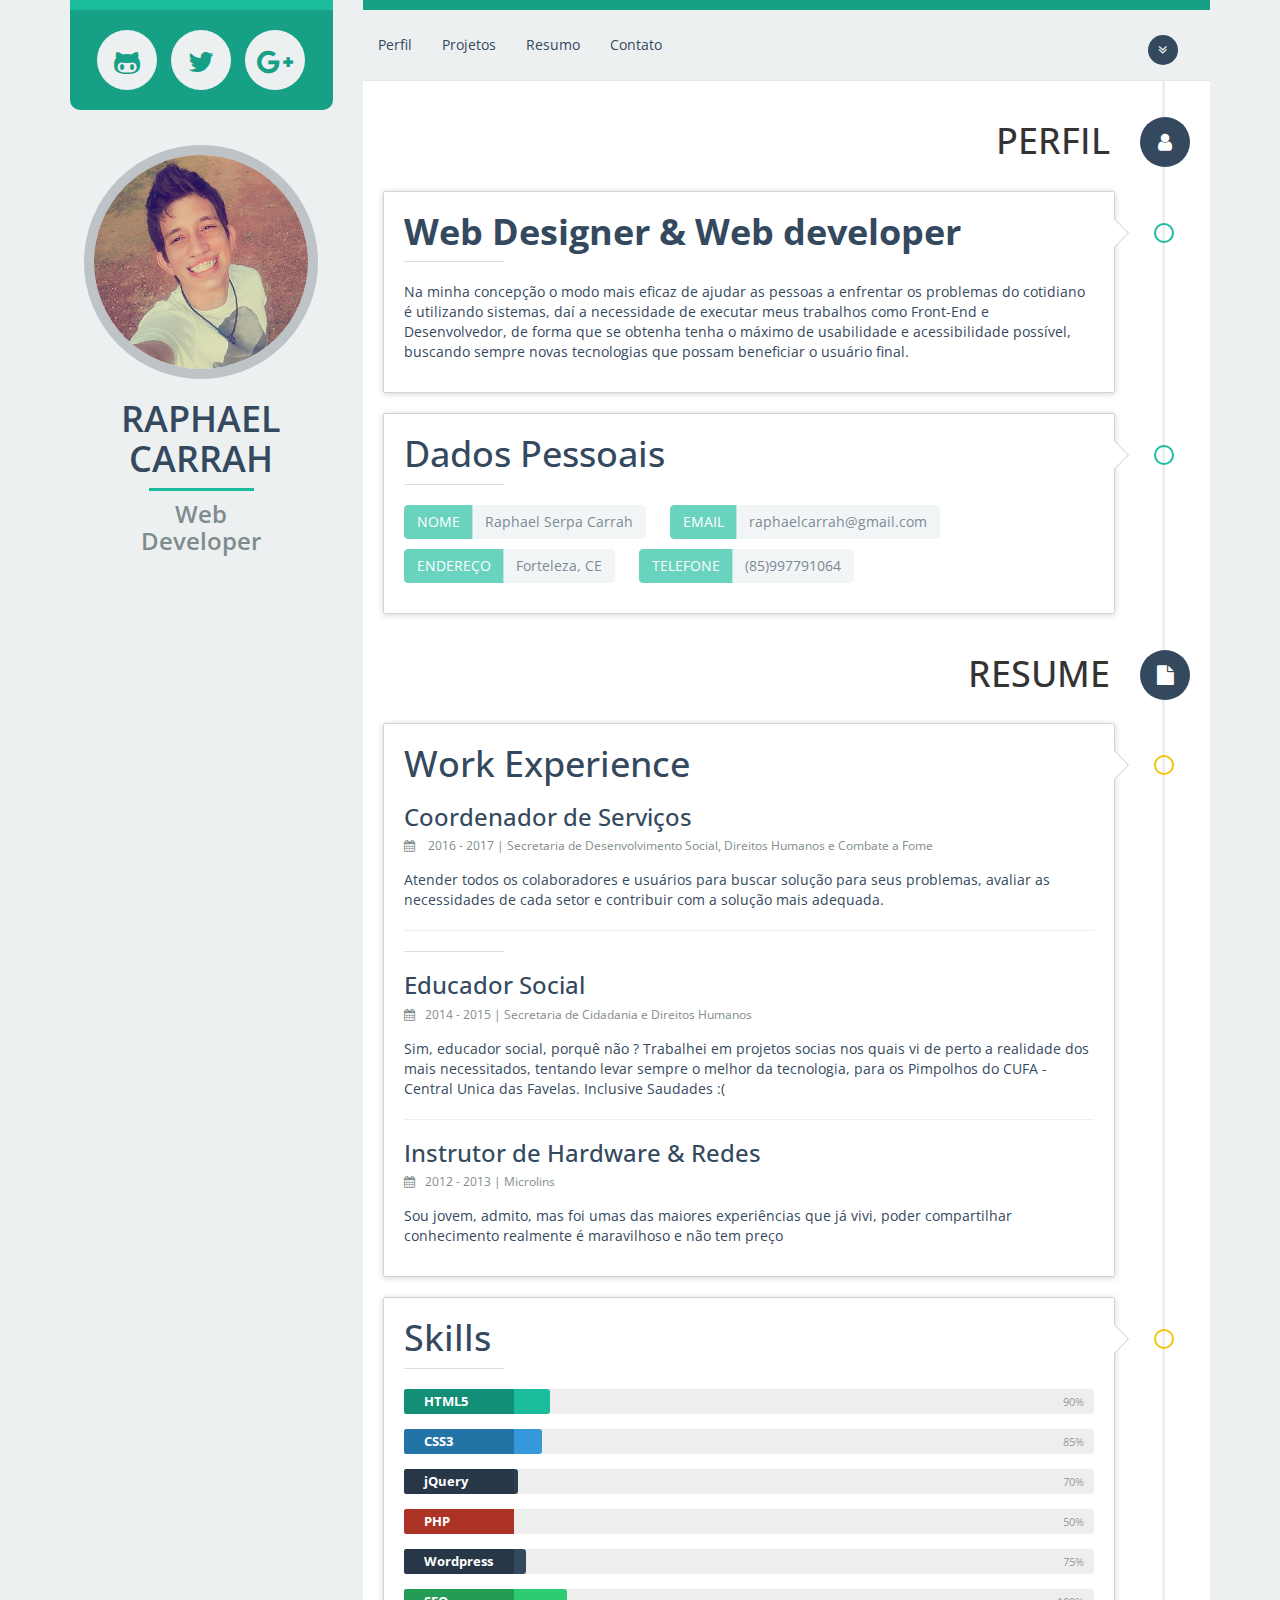
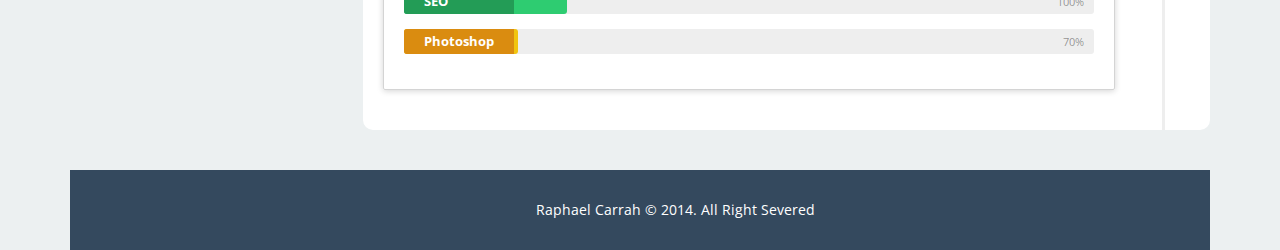
<file: index.html>
<!DOCTYPE html>
<html lang="en">
<head>
	<meta charset="utf-8">
    <meta http-equiv="X-UA-Compatible" content="IE=edge">
    <meta name="viewport" content="width=device-width, initial-scale=1">
	<title>Raphael Carrah</title>
	<meta name="description" content="">
    <meta name="author" content="">
	<link rel="stylesheet" type="text/css" href="css/style.css">

</head>
<body id="page-top">

	
	<div class="container" id="main">
		<div class="row">
			<div class="col-lg-3 col-md-3 col-sm-4 col-xs-12">
				<div id="sidebar">
					<div class="sosmed">
						<div class="text-center">
							<a href="https://github.com/RaphaelCarrah"><i class="fa fa-github-alt fa-2x" data-toggle="tooltip" data-placement="top" title="Github"></i></a>
							<a href="https://twitter.com/Raphael_Carrah"><i class="fa fa-twitter fa-2x" data-toggle="tooltip" data-placement="top" title="Twitter"></i></a>
							<a href="https://plus.google.com/u/0/106949101959635586152"><i class="fa fa-google-plus fa-2x" data-toggle="tooltip" data-placement="top" title="Google Plus"></i></a>
						</div>
					</div>
					<div class="user">
						<div class="text-center">
							<img src="img/user/user.jpg" class="img-circle">
						</div>
						<div class="user-head">
							<h1>RAPHAEL CARRAH</h1>
							<div class="hr-center"></div>
							<h5>Web <br>Developer</h5>
						</div>
					</div>
					
				</div>
			</div>
			<div class="col-lg-9 col-md-9 col-sm-8 col-xs-12" >
				<div id="content">
					<!-- start:navbar -->
					<nav class="navbar navbar-default navbar-static-top" role="navigation">
						<div class="navbar-header page-scroll">
							<button type="button" class="navbar-toggle" data-toggle="collapse" data-target=".navbar-ex1-collapse">
								<span class="sr-only">Toggle navigation</span>
								<span class="icon-bar"></span>
								<span class="icon-bar"></span>
								<span class="icon-bar"></span>
							</button>
						</div>
						<div class="collapse navbar-collapse navbar-ex1-collapse">
							<ul class="nav navbar-nav navbar-left">
								<li class="page-scroll"><a href="#id-profile">Perfil</a></li>
								<li class="page-scroll"><a href="#id-work"> Projetos</a></li>
								<li class="page-scroll"><a href="#id-resume">Resumo</a></li>
								<li class="page-scroll"><a href="#id-contact">Contato</a></li>
							</ul>
							<ul class="nav navbar-nav navbar-right">
								<li class="page-scroll"><a href="#id-work">
									<i class="fa fa-angle-double-down"></i>
								</a></li>
							</ul>
						</div>
					</nav>
					<!-- end:navbar -->

					<!-- start:main content -->
					<div class="main-content">
						<ul class="timeline">
							<!-- start:profile -->
							<li id="id-profile">
								<div class="timeline-badge default"><i class="fa fa-user"></i></div>
								<h1 class="timeline-head">PERFIL</h1>
							</li>
					        <li id="profile">
					          	<div class="timeline-badge primary"></div>
					          	<div class="timeline-panel">
					          		<h1><strong>Web Designer & Web developer</strong></h1>
					          		
					          		<div class="hr-left"></div>
					          		
					          		<p>Na minha concepção o modo mais eficaz de ajudar as pessoas a enfrentar os problemas do cotidiano é utilizando sistemas, daí a necessidade de executar meus trabalhos como Front-End e Desenvolvedor, de forma que se obtenha tenha o máximo de usabilidade e acessibilidade possível, buscando sempre novas tecnologias que possam beneficiar o usuário final.</p>
					          	</div>
					        </li>
					        <li id="personal-info">
					          	<div class="timeline-badge primary"></div>
					          	<div class="timeline-panel">
					          		<h1>Dados Pessoais </h1>
					          		<div class="hr-left"></div>

					          		<div class="btn-group">
									  	<button type="button" disabled class="btn btn-primary">NOME</button>
									  	<button type="button" disabled class="btn btn-default">Raphael Serpa Carrah</button>
									</div>
								
									<div class="btn-group">
									  	<button type="button" disabled class="btn btn-primary">EMAIL</button>
									  	<button type="button" disabled class="btn btn-default">raphaelcarrah@gmail.com</button>
									</div>
									<div class="btn-group">
									  	<button type="button" disabled class="btn btn-primary">ENDEREÇO</button>
									  	<button type="button" disabled class="btn btn-default">Forteleza, CE</button>
									</div>
									<div class="btn-group">
									  	<button type="button" disabled class="btn btn-primary">TELEFONE</button>
									  	<button type="button" disabled class="btn btn-default">(85)997791064</button>
									</div>
								
					          	</div>
					        </li>
		


					        <li id="id-resume">
					        	<div class="timeline-badge default"><i class="fa fa-file"></i></div>
					        	<h1 class="timeline-head">RESUME</h1>
					        </li>
					        <li id="resume">
					          	<div class="timeline-badge warning"></div>
					          	<div class="timeline-panel">
						          	<h1>Work Experience</h1>
						          	<div class="work-experience">
						          		<h3>Coordenador de Serviços</h3>
						          		<small><i class="fa fa-calendar"></i> 2016 - 2017 | Secretaria de Desenvolvimento Social, Direitos Humanos e Combate a Fome</small>
						          		<p>Atender todos os colaboradores e usuários para buscar solução para seus problemas, avaliar as necessidades de cada setor e contribuir com a solução mais adequada. </p>
						          	</div>
						          	<hr>
						          	<div class="hr-left"></div>
						          	<div class="work-experience">
						          		<h3>Educador Social</h3>
						          		<small><i class="fa fa-calendar"></i>2014 - 2015 | Secretaria de Cidadania e Direitos Humanos</small>
						          		<p>Sim, educador social, porquê não ? Trabalhei em projetos socias nos quais vi de perto a realidade dos mais necessitados, tentando levar sempre o melhor da tecnologia, para os Pimpolhos do CUFA -Central Unica das Favelas. Inclusive Saudades :(</p>
						          	</div>
						          	<hr>
						          	<div class="work-experience">
						          		<h3>Instrutor de Hardware & Redes</h3>
						          		<small><i class="fa fa-calendar"></i>2012 - 2013 | Microlins </small>
						          		<p>Sou jovem, admito, mas foi umas das maiores experiências que já vivi, poder compartilhar conhecimento realmente é maravilhoso e não tem preço</p>
						          	</div>
						          
					          	</div>
					        </li>
					        
					        <li>
					          	<div class="timeline-badge warning"></div>
					          	<div class="timeline-panel">
						          	<h1>Skills</h1>
						          	<div class="hr-left"></div>
						          	<div class="skillbar clearfix " data-percent="90%">
										<div class="skillbar-title" style="background: #16a085;"><span>HTML5</span></div>
										<div class="skillbar-bar" style="background: #1abc9c;"></div>
										<div class="skill-bar-percent">90%</div>
									</div> <!-- End Skill Bar -->

									<div class="skillbar clearfix " data-percent="85%">
										<div class="skillbar-title" style="background: #2980b9;"><span>CSS3</span></div>
										<div class="skillbar-bar" style="background: #3498db;"></div>
										<div class="skill-bar-percent">85%</div>
									</div> <!-- End Skill Bar -->

									<div class="skillbar clearfix " data-percent="70%">
										<div class="skillbar-title" style="background: #2c3e50;"><span>jQuery</span></div>
										<div class="skillbar-bar" style="background: #2c3e50;"></div>
										<div class="skill-bar-percent">70%</div>
									</div> <!-- End Skill Bar -->

									<div class="skillbar clearfix " data-percent="50%">
										<div class="skillbar-title" style="background: #c0392b;"><span>PHP</span></div>
										<div class="skillbar-bar" style="background: #e74c3c;"></div>
										<div class="skill-bar-percent">50%</div>
									</div> <!-- End Skill Bar -->

									<div class="skillbar clearfix " data-percent="75%">
										<div class="skillbar-title" style="background: #2c3e50;"><span>Wordpress</span></div>
										<div class="skillbar-bar" style="background: #34495e;"></div>
										<div class="skill-bar-percent">75%</div>
									</div> <!-- End Skill Bar -->

									<div class="skillbar clearfix " data-percent="100%">
										<div class="skillbar-title" style="background: #27ae60;"><span>SEO</span></div>
										<div class="skillbar-bar" style="background: #2ecc71;"></div>
										<div class="skill-bar-percent">100%</div>
									</div> <!-- End Skill Bar -->

									<div class="skillbar clearfix " data-percent="70%">
										<div class="skillbar-title" style="background: #f39c12;"><span>Photoshop</span></div>
										<div class="skillbar-bar" style="background: #f1c40f;"></div>
										<div class="skill-bar-percent">70%</div>
									</div> <!-- End Skill Bar -->
					          	</div>
					        </li>
					        <!-- end:resume -->

					       

					        
					
					<!-- end:main content -->
				</div>
			</div>
		</div>
	</div>
	<!-- end:main -->

	<!-- start:footer -->
	<footer>
		<div class="container">
			<div class="text-center">
				<p>Raphael Carrah &copy; 2014. All Right Severed</p>
			</div>
		</div>
	</footer>
	
	<script src="js/jquery-1.11.1.min.js"></script>
	<script src="js/bootstrap.min.js"></script>
	<script src="js/marinka.js"></script>
	<script src="js/portfolio.jquery.js"></script>
	<script src="js/jquery.easing.min.js"></script>
	<script src="js/scrolling-nav.js"></script>
	<script src="js/jquery.scrollUp.js"></script>
	
		<script>
  (function(i,s,o,g,r,a,m){i['GoogleAnalyticsObject']=r;i[r]=i[r]||function(){
  (i[r].q=i[r].q||[]).push(arguments)},i[r].l=1*new Date();a=s.createElement(o),
  m=s.getElementsByTagName(o)[0];a.async=1;a.src=g;m.parentNode.insertBefore(a,m)
  })(window,document,'script','https://www.google-analytics.com/analytics.js','ga');

  ga('create', 'UA-60175254-1', 'auto');
  ga('send', 'pageview');

	</script>
	
</body>
</html>
</file>
<file: css/style.css>
@import url('bootstrap.min.css');
@import url('font-awesome.min.css');
@import url('portfolio.jquery.css');
@import url(http://fonts.googleapis.com/css?family=Open+Sans:400,300,600,700,800);

/* GENERAL
===========================*/

html, body{
	margin: 0;
	padding: 0;
}

body{
	font-family: "Open Sans", sans-serif;
	font-weight: 400;
	background-color: #ecf0f1;
	scrollbar-face-color: #121212;
}

::-webkit-scrollbar {
	width: 8px;
}

::-webkit-scrollbar-track {
	background-color: #121212;
} 

::-webkit-scrollbar-thumb {
	background-color: #1ccdab;
	-webkit-border-radius: 2px;
	   -moz-border-radius: 2px;
	    -ms-border-radius: 2px;
		 -o-border-radius: 2px;
			border-radius: 2px;
} 

::-webkit-scrollbar-button {
	display: none;
} 

::-webkit-scrollbar-corner {
	background-color: #000000;
}

#scrollUp {
	bottom: 20px;
	right: 20px;
	height: 38px;  /* Height of image */
	width: 38px; /* Width of image */
	background: url(../img/top.png) no-repeat;
}

.btn.btn-default{
	background-color: #ecf0f1;
	color: #34495e;
	border: 1px solid #ecf0f1;
}

.btn.btn-default:hover{
	background-color: #bdc3c7;
	color: #34495e;
	border: 1px solid #bdc3c7;
	transition: all 1s ease;
	-webkit-transition: all 1s ease;
	   -moz-transition: all 1s ease;
	    -ms-transition: all 1s ease;
	     -o-transition: all 1s ease;
}

.btn.btn-primary{
	background-color: #1abc9c;
	color: #fff;
	border: 1px solid #1abc9c;
}

.btn.btn-primary:hover{
	background-color: #16a085;
	color: #fff;
	border: 1px solid #16a085;
	transition: all 1s ease;
	-webkit-transition: all 1s ease;
	   -moz-transition: all 1s ease;
	    -ms-transition: all 1s ease;
	     -o-transition: all 1s ease;
}

.btn.btn-success{
	background-color: #2ecc71;
	color: #fff;
	border: 1px solid #2ecc71;
}

.btn.btn-success:hover{
	background-color: #27ae60;
	color: #fff;
	border: 1px solid #27ae60;
	transition: all 1s ease;
	-webkit-transition: all 1s ease;
	   -moz-transition: all 1s ease;
	    -ms-transition: all 1s ease;
	     -o-transition: all 1s ease;
}

.btn.btn-info{
	background-color: #3498db;
	color: #fff;
	border: 1px solid #3498db;
}

.btn.btn-info:hover{
	background-color: #2980b9;
	color: #fff;
	border: 1px solid #2980b9;
	transition: all 1s ease;
	-webkit-transition: all 1s ease;
	   -moz-transition: all 1s ease;
	    -ms-transition: all 1s ease;
	     -o-transition: all 1s ease;
}

.btn.btn-warning{
	background-color: #f1c40f;
	color: #fff;
	border: 1px solid #f1c40f;
}

.btn.btn-warning:hover{
	background-color: #f39c12;
	color: #fff;
	border: 1px solid #f39c12;
	transition: all 1s ease;
	-webkit-transition: all 1s ease;
	   -moz-transition: all 1s ease;
	    -ms-transition: all 1s ease;
	     -o-transition: all 1s ease;
}

.btn.btn-danger{
	background-color: #e74c3c;
	color: #fff;
	border: 1px solid #e74c3c;
}

.btn.btn-danger{
	background-color: #c0392b;
	color: #fff;
	border: 1px solid #c0392b;
	transition: all 1s ease;
	-webkit-transition: all 1s ease;
	   -moz-transition: all 1s ease;
	    -ms-transition: all 1s ease;
	     -o-transition: all 1s ease;
}

.btn-group{
	margin-right: 20px;
	margin-bottom: 10px;
}

.input-lg{
	margin-bottom: 22px;
}

.form-control{
	border: 1px solid #1abc9c;
}

.form-control:focus{
	border: 1px solid #ecf0f1;
	box-shadow: none;
	-webkit-box-shadow: none;
	   -moz-box-shadow: none;
	    -ms-box-shadow: none;
	     -o-box-shadow: none;
	background-color: #ecf0f1;
	transition: all 1s ease;
	-webkit-transition: all 1s ease;
	   -moz-transition: all 1s ease;
	    -ms-transition: all 1s ease;
	     -o-transition: all 1s ease;
}

/* SIDEBAR
===========================*/

#sidebar{
	border-top: 10px solid #1abc9c;
	margin-bottom: 30px;
}

#sidebar .sosmed{
	background-color: #16a085;
	margin-bottom: 35px;
	padding: 20px;
	color: #ecf0f1;
	border-bottom-right-radius: 10px;
	-webkit-border-bottom-right-radius: 10px;
	   -moz-border-bottom-right-radius: 10px;
	    -ms-border-bottom-right-radius: 10px;
	     -o-border-bottom-right-radius: 10px;
	border-bottom-left-radius: 10px;
	-webkit-border-bottom-left-radius: 10px;
	   -moz-border-bottom-left-radius: 10px;
	    -ms-border-bottom-left-radius: 10px;
	     -o-border-bottom-left-radius: 10px;
}

#sidebar .sosmed a{
	color: #ecf0f1;
	margin-right: 5px;
	margin-left: 5px;
}

#sidebar .sosmed a i.fa{
	background-color: #ecf0f1;
	color: #16a085;
	width: 60px;
	height: 60px;
	border-radius: 100%;
	-webkit-border-radius: 100%;
	   -moz-border-radius: 100%;
	    -ms-border-radius: 100%;
	     -o-border-radius: 100%;
	padding-top: 18px;
}

#sidebar .sosmed a i.fa:hover{
	background-color: #bdc3c7;
	transition: all 1s ease;
	-webkit-transition: all 1s ease;
	   -moz-transition: all 1s ease;
	    -ms-transition: all 1s ease;
	     -o-transition: all 1s ease;
}

#sidebar .user{
	margin-bottom: 30px;
}

#sidebar .user img{
	border: 10px solid #bdc3c7;
}

#sidebar .user .user-head{
	text-align: center;
}

#sidebar .user .user-head h1{
	color: #34495e;
	font-weight: 600;
}

#sidebar .user .user-head h5{
	font-weight: 600;
	color: #7f8c8d;
	font-size: 18pt;
}

#sidebar .user .user-head .hr-center{
	height: 3px;
	background-color: #1abc9c;
	width: 40%;
	display: block;
	margin: 0 auto;
}

#sidebar .link-me{
	margin-top: 30px;
}

#sidebar .link-me i.fa{
	background-color: #1abc9c;
	color: #ecf0f1;
	width: 45px;
	height: 45px;
	padding-top: 13px;
	border-radius: 10px;
	font-size: 14pt;
	-webkit-border-radius: 10px;
	   -moz-border-radius: 10px;
	    -ms-border-radius: 10px;
	     -o-border-radius: 10px;
}

#sidebar .link-me i.fa:hover{
	background-color: #bdc3c7;
	transition: all 1s ease;
	-webkit-transition: all 1s ease;
	   -moz-transition: all 1s ease;
	    -ms-transition: all 1s ease;
	     -o-transition: all 1s ease;
}

#sidebar .link-me .hr-center{
	height: 3px;
	background-color: #34495e;
	margin: 0 auto;
	width: 100px;
	margin-top: 15px;
}

/* CONTENT
===========================*/

#content{
	background-color: #fff;
	border-top: 10px solid #16a085;
	border-bottom-right-radius: 10px;
	-webkit-border-bottom-right-radius: 10px;
	   -moz-border-bottom-right-radius: 10px;
	    -ms-border-bottom-right-radius: 10px;
	     -o-border-bottom-right-radius: 10px;
	border-bottom-left-radius: 10px;
	-webkit-border-bottom-left-radius: 10px;
	   -moz-border-bottom-left-radius: 10px;
	    -ms-border-bottom-left-radius: 10px;
	     -o-border-bottom-left-radius: 10px;
}

#content .navbar{
	margin-bottom: 0;
	background-color: #ecf0f1;
}

#content .navbar-default .navbar-nav > .active > a, 
#content .navbar-default .navbar-nav > .active > a:hover, 
#content .navbar-default .navbar-nav > .active > a:focus{
	border-radius: 6px;
	-webkit-border-radius: 6px;
	   -moz-border-radius: 6px;
	    -ms-border-radius: 6px;
	     -o-border-radius: 6px;
}

#content .navbar-default .navbar-collapse, 
#content .navbar-default .navbar-form{
	margin-top: 10px;
}

#content .navbar-default ul.nav li a{
	color: #34495e;
}

#content .navbar-default ul.nav li a:hover{
	color: #1abc9c;
	transition: all 1s ease;
	-webkit-transition: all 1s ease;
	   -moz-transition: all 1s ease;
	    -ms-transition: all 1s ease;
	     -o-transition: all 1s ease;
}

#content .navbar ul.nav.navbar-right{
	margin-right: 17px !important;
}

#content .navbar ul.nav.navbar-right i.fa{
	background-color: #34495e;
	color: #fff;
	width: 30px;
	padding-top: 8px;
	padding-left: 10px;
	border-radius: 100%;
	-webkit-border-radius: 100%;
	   -moz-border-radius: 100%;
	    -ms-border-radius: 100%;
	     -o-border-radius: 100%;
	height: 30px;
}

#content .main-content{
	padding: 0 20px;
}

.timeline {
  	list-style: none;
  	padding: 20px 0 20px;
  	position: relative;
}

.timeline:before {
  	top: 0;
  	bottom: 0;
  	position: absolute;
  	content: " ";
  	width: 3px;
  	background-color: #eeeeee;
  	right: 25px;
  	margin-left: -1.5px;
}

.timeline > li {
  	margin-bottom: 20px;
  	position: relative;
}

.timeline > li:before,
.timeline > li:after {
  	content: " ";
  	display: table;
}

.timeline > li:after {
  	clear: both;
}

.timeline > li:before,
.timeline > li:after {
  	content: " ";
  	display: table;
}

.timeline > li:after {
  	clear: both;
}

.timeline > li > .timeline-panel {
  	width: calc( 100% - 75px );
  	float: left;
  	color: #34495e;
  	border: 1px solid #d4d4d4;
  	border-radius: 2px;
  	padding: 20px;
  	position: relative;
  	-webkit-box-shadow: 0 1px 6px rgba(0, 0, 0, 0.175);
  	box-shadow: 0 1px 6px rgba(0, 0, 0, 0.175);
}

.timeline > li > .timeline-panel:before {
  	position: absolute;
  	top: 26px;
  	right: -15px;
  	display: inline-block;
  	border-top: 15px solid transparent;
  	border-left: 15px solid #ccc;
  	border-right: 0 solid #ccc;
  	border-bottom: 15px solid transparent;
  	content: " ";
}

.timeline > li > .timeline-panel:after {
  	position: absolute;
  	top: 27px;
  	right: -14px;
  	display: inline-block;
  	border-top: 14px solid transparent;
  	border-left: 14px solid #fff;
  	border-right: 0 solid #fff;
  	border-bottom: 14px solid transparent;
  	content: " ";
}

.timeline > li > .timeline-panel h1{
	margin-top: 0;
}

.timeline > li > .timeline-panel .hr-left{
	height: 1px;
	width: 100px;
	margin-bottom: 20px;
	background-color: #ddd;
}

.timeline .timeline-head{
	text-align: right;
	margin-right: 80px;
	margin-top: 20px;
}

.timeline > li > .timeline-badge {
  	color: #fff;
  	width: 50px;
  	height: 50px;
  	line-height: 50px;
  	font-size: 1.4em;
  	text-align: center;
  	position: absolute;
  	top: 16px;
  	right: 0px;
  	margin-left: -25px;
  	background-color: #999999;
  	z-index: 100;
  	border-top-right-radius: 50%;
  	border-top-left-radius: 50%;
  	border-bottom-right-radius: 50%;
  	border-bottom-left-radius: 50%;
}

.timeline > li.timeline-inverted > .timeline-panel {
  	float: right;
}

.timeline > li.timeline-inverted > .timeline-panel:before {
  	border-left-width: 0;
  	border-right-width: 15px;
  	left: -15px;
  	right: auto;
}

.timeline > li.timeline-inverted > .timeline-panel:after {
  	border-left-width: 0;
  	border-right-width: 14px;
  	left: -14px;
  	right: auto;
}

.timeline-badge.primary {
  	background-color: transparent !important;
  	width: 20px !important;
  	height: 20px !important;
  	right: 16.5px !important;
  	top: 32px !important;
  	border: 2px solid #1abc9c;
}

.timeline-badge.success {
  	background-color: transparent !important;
  	width: 20px !important;
  	height: 20px !important;
  	right: 16.5px !important;
  	top: 32px !important;
  	border: 2px solid #2ecc71;
}

.timeline-badge.warning {
  	background-color: transparent !important;
  	width: 20px !important;
  	height: 20px !important;
  	right: 16.5px !important;
  	top: 32px !important;
  	border: 2px solid #f1c40f;
}

.timeline-badge.danger {
  	background-color: transparent !important;
  	width: 20px !important;
  	height: 20px !important;
  	right: 16.5px !important;
  	top: 32px !important;
  	border: 2px solid #e74c3c;
}

.timeline-badge.info {
  	background-color: transparent !important;
  	width: 20px !important;
  	height: 20px !important;
  	right: 16.5px !important;
  	top: 32px !important;
  	border: 2px solid #3498db;
}

.timeline-badge.default{
	background-color: #34495e !important;
}

.timeline-title {
  	margin-top: 0;
  	color: inherit;
}

.timeline-body > p,
.timeline-body > ul {
  	margin-bottom: 0;
}

.timeline-body > p + p {
  	margin-top: 5px;
}

/*	WORK
==========================*/

.thumbnail{
	padding: 0;
	border: none;
}

.thumbnail:hover{
	border: none;
}

/*	RESUME
==========================*/

#resume i.fa{
	margin-right: 10px;
}

/*	WORK EXPERIENCE
==========================*/

.work-experience h3{
	margin-bottom: 5px;
}

.work-experience small{
	color: #7f8c8d;
}

.work-experience p{
	margin-top: 15px;
}

/*	Skills
===========================*/

.skillbar {
	position:relative;
	display:block;
	margin-bottom:15px;
	width:100%;
	background:#eee;
	height:25px;
	border-radius:3px;
	-moz-border-radius:3px;
	-webkit-border-radius:3px;
	-webkit-transition:0.4s linear;
	-moz-transition:0.4s linear;
	-ms-transition:0.4s linear;
	-o-transition:0.4s linear;
	transition:0.4s linear;
	-webkit-transition-property:width, background-color;
	-moz-transition-property:width, background-color;
	-ms-transition-property:width, background-color;
	-o-transition-property:width, background-color;
	transition-property:width, background-color;
}

.skillbar-title {
	position:absolute;
	top:0;
	left:0;
	width:110px;
	font-weight:bold;
	font-size:13px;
	color:#ffffff;
	background:#6adcfa;
	-webkit-border-top-left-radius:3px;
	-webkit-border-bottom-left-radius:4px;
	-moz-border-radius-topleft:3px;
	-moz-border-radius-bottomleft:3px;
	border-top-left-radius:3px;
	border-bottom-left-radius:3px;
}

.skillbar-title span {
	display:block;
	background:rgba(0, 0, 0, 0.1);
	padding:0 20px;
	height:25px;
	line-height:25px;
	-webkit-border-top-left-radius:3px;
	-webkit-border-bottom-left-radius:3px;
	-moz-border-radius-topleft:3px;
	-moz-border-radius-bottomleft:3px;
	border-top-left-radius:3px;
	border-bottom-left-radius:3px;
}

.skillbar-bar {
	height:25px;
	width:0px;
	background:#6adcfa;
	border-radius:3px;
	-moz-border-radius:3px;
	-webkit-border-radius:3px;
}

.skill-bar-percent {
	position:absolute;
	right:10px;
	top:0;
	font-size:11px;
	height:25px;
	line-height:25px;
	color:#ffffff;
	color:rgba(0, 0, 0, 0.4);
}

/*	BLOG
==============================*/

#blog .blog-content h3{
	margin-top: 0;
	margin-bottom: 5px;
}

#blog .blog-content h3 a{
	text-decoration: none;
	color: #34495e;
}

#blog .blog-content h3 a:hover{
	color: #1abc9c;
	transition: all 1s ease;
	-webkit-transition: all 1s ease;
	   -moz-transition: all 1s ease;
	    -ms-transition: all 1s ease;
	     -o-transition: all 1s ease;
}

#blog .blog-content small i.fa{
	margin-right: 8px;
	color: #bdc3c7;
}

#blog .blog-content small a{
	margin-right: 20px;
	color: #7f8c8d;
	text-decoration: none;
}

#blog .blog-content small a:hover{
	color: #1abc9c;
	transition: all 1s ease;
	-webkit-transition: all 1s ease;
	   -moz-transition: all 1s ease;
	    -ms-transition: all 1s ease;
	     -o-transition: all 1s ease;
}

#blog .blog-content p{
	margin-top: 15px;
}

#blog img{
	height: 180px;
	width: 100%;
}

/*	CONTACT
===========================*/

#contact a{
	color: #34495e;
	text-decoration: none;
}

#contact a:hover{
	color: #1abc9c;
	transition: all 1s ease;
	-webkit-transition: all 1s ease;
	   -moz-transition: all 1s ease;
	    -ms-transition: all 1s ease;
	     -o-transition: all 1s ease;
}

/*	FOOTER
=============================*/

footer{
	background-color: #34495e;
	padding: 30px 20px 20px 20px;
	margin-top: 30px;
}

footer p{
	color: #fff;
}

.top-nav-collapse {
        /* Customize the look and feel of the collapsed top nav here */
        padding: 0;
        background-color: #08c;
        border-bottom: 1px scroller #ccc;
        z-index: 1030 !important;
        position: fixed !important;
    }

/*	RESPONSIVE
=============================*/

/* Smartphones (portrait) ----------- */
@media only screen and (max-width : 320px) {
/* Styles */

}

@media only screen and (max-width : 480px) {
/* Styles */

	.timeline-panel h1{
		font-size: 20pt;
	}

	.timeline-panel p{
		font-size: 10pt;
	}

	.timeline-panel address{
		font-size: 10pt;
	}

	.timeline-panel .skillbar-title{
		width: 55px;
	}

	.timeline-panel .skillbar-title span{
		padding: 0 5px;
		font-size: 6pt;
	}

	.timeline-panel .skill-bar-percent{
		font-size: 6pt;
	}

	#personal-info .btn-group button{
		font-size: 8pt;
	}

}
</file>
